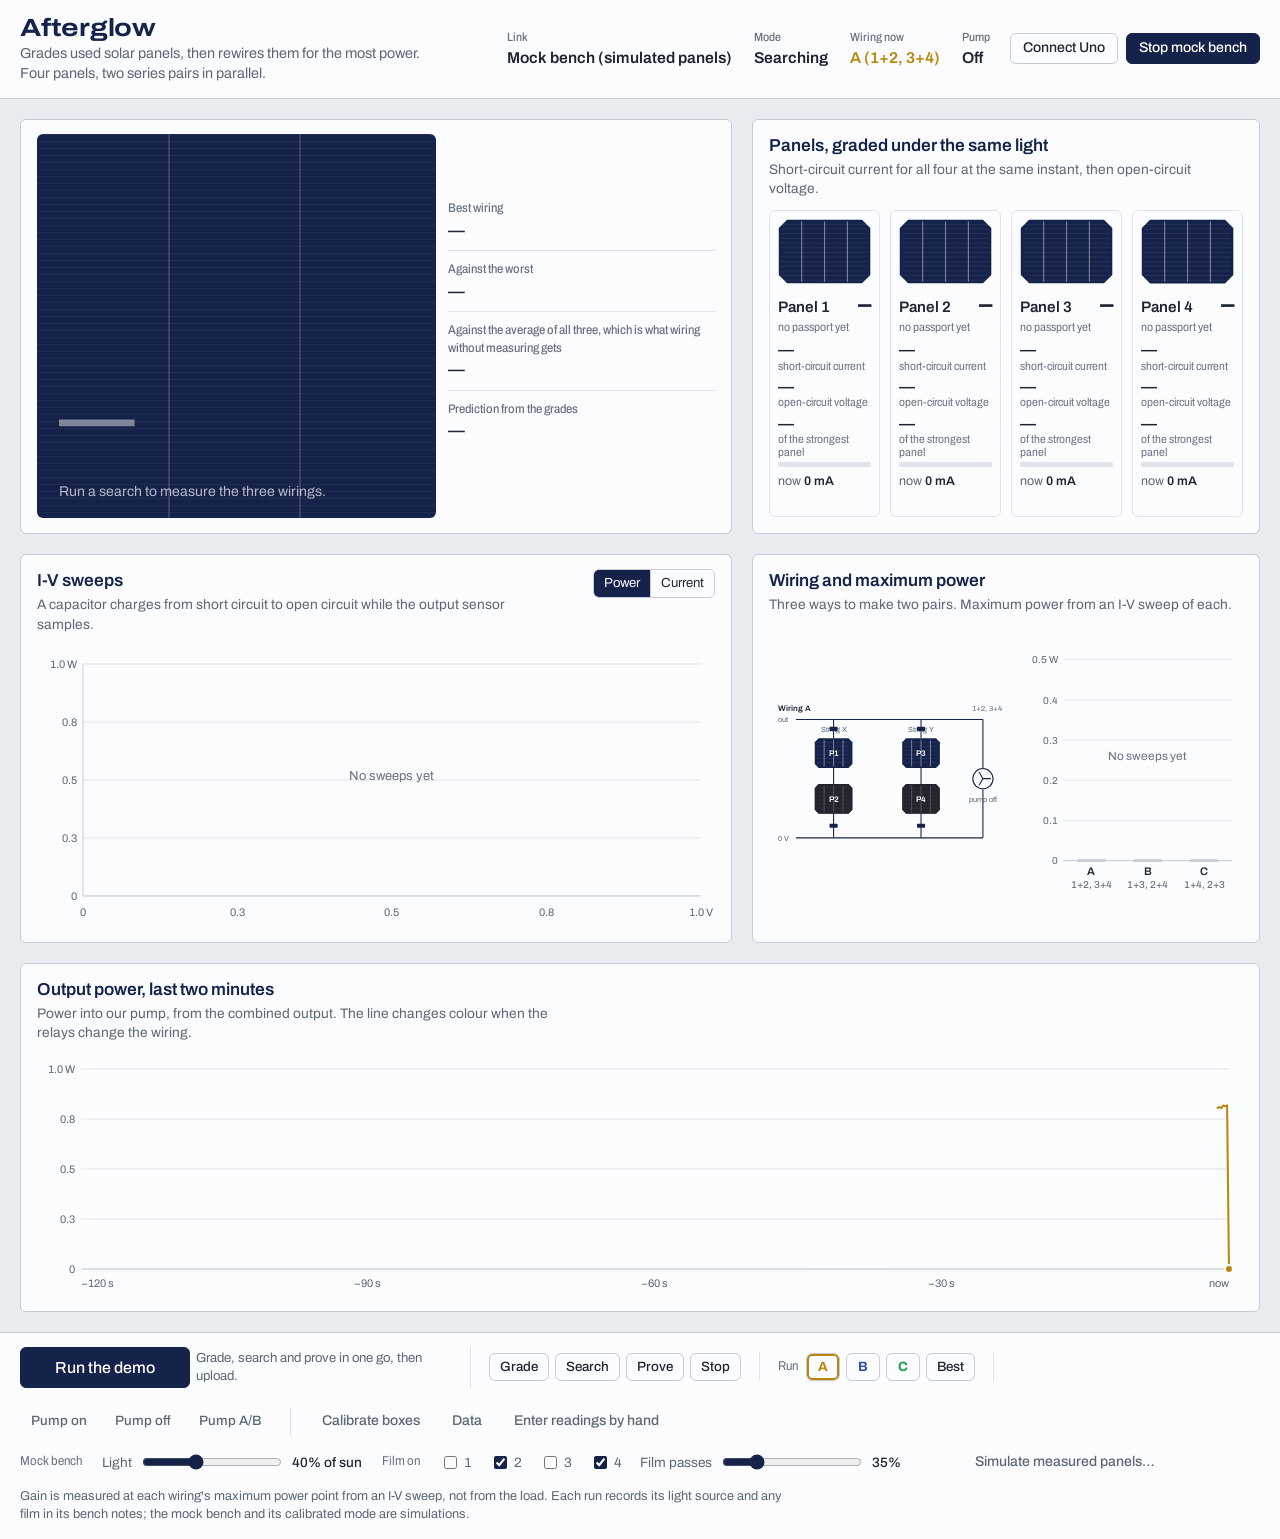
<file: dashboard/index.html>
<!doctype html>
<html lang="en">
<head>
  <meta charset="utf-8">
  <meta name="viewport" content="width=device-width, initial-scale=1">
  <title>Afterglow bench</title>
  <meta name="description" content="Grades used solar panels and rewires them for the most power. Live bench dashboard.">
  <link rel="stylesheet" href="css/style.css">
  <link rel="stylesheet" href="css/motion.css">
</head>
<body data-conn="none">
  <header class="plate">
    <div class="plate__name">
      <h1>Afterglow</h1>
      <p>Grades used solar panels, then rewires them for the most power. Four panels, two series pairs in parallel.</p>
    </div>
    <div class="plate__state" aria-live="polite">
      <div class="readout">
        <span class="readout__label">Link</span>
        <span class="readout__value" id="conn-text">Not connected</span>
      </div>
      <div class="readout">
        <span class="readout__label">Mode</span>
        <span class="readout__value" id="mode-text">Idle</span>
      </div>
      <div class="readout">
        <span class="readout__label">Wiring now</span>
        <span class="readout__value" id="pairing-text">—</span>
      </div>
      <div class="readout">
        <span class="readout__label" id="pump-label">Pump</span>
        <span class="readout__value" id="pump-text">—</span>
      </div>
    </div>
    <div class="plate__links">
      <button type="button" class="btn" id="btn-connect">Connect Uno</button>
      <button type="button" class="btn btn--quiet" id="btn-mock">Use mock bench</button>
      <button type="button" class="btn btn--quiet" id="btn-replay" hidden>Replay recording</button>
      <button type="button" class="btn" id="btn-rec-stop" hidden>Stop playback</button>
    </div>
  </header>

  <main class="bench">
    <section class="gain" aria-labelledby="gain-title">
      <h2 id="gain-title" class="visually-hidden">Measured gain</h2>
      <div class="gain__block">
        <div class="gain__number" id="gain-number">—</div>
        <div class="gain__ci" id="gain-ci"></div>
        <div class="gain__sub" id="gain-sub">Run a search to measure the three wirings.</div>
      </div>
      <dl class="gain__facts">
        <div><dt>Best wiring</dt><dd id="fact-best">—</dd></div>
        <div><dt>Against the worst</dt><dd id="fact-worst">—</dd></div>
        <div><dt>Against the average of all three, which is what wiring without measuring gets</dt><dd id="fact-avg">—</dd></div>
        <div><dt>Prediction from the grades</dt><dd id="fact-pred">—</dd></div>
      </dl>
    </section>

    <section class="panels" aria-labelledby="panels-title">
      <div class="section-head">
        <h2 id="panels-title">Panels, graded under the same light</h2>
        <p id="panels-note" data-manual="Typed in from multimeter readings, not measured by the bench. Scores compare the four with each other.">Short-circuit current for all four at the same instant, then open-circuit voltage.</p>
      </div>
      <div class="panel-row" id="panel-row"></div>
    </section>

    <section class="trace" aria-labelledby="trace-title">
      <div class="section-head">
        <h2 id="trace-title">Output power, last two minutes</h2>
        <p id="trace-note">Power into our pump, from the combined output. The line changes colour when the relays change the wiring.</p>
      </div>
      <div class="chart" id="trace-chart"></div>
    </section>

    <section class="wiring" aria-labelledby="wiring-title">
      <div class="section-head">
        <h2 id="wiring-title">Wiring and maximum power</h2>
        <p data-manual="Three ways to make two pairs. Maximum power measured by hand for each, if it was entered.">Three ways to make two pairs. Maximum power from an I-V sweep of each.</p>
      </div>
      <div class="wiring__grid">
        <div class="chart chart--diagram" id="wiring-diagram"></div>
        <div class="chart" id="bars-chart"></div>
      </div>
    </section>

    <section class="curves" aria-labelledby="curves-title">
      <div class="section-head section-head--row">
        <div>
          <h2 id="curves-title">I-V sweeps</h2>
          <p>A capacitor charges from short circuit to open circuit while the output sensor samples.</p>
        </div>
        <div class="seg" role="group" aria-label="Curve type">
          <button type="button" class="seg__btn is-on" data-curve="pv">Power</button>
          <button type="button" class="seg__btn" data-curve="iv">Current</button>
        </div>
      </div>
      <div class="chart" id="curves-chart"></div>
    </section>
  </main>

  <footer class="deck">
    <div class="deck__row">
      <div class="deck__group" aria-label="Demo">
        <button type="button" class="btn btn--primary btn--demo" id="btn-demo">Run the demo</button>
        <span class="deck__status" id="deck-status"></span>
      </div>
      <div class="deck__group" aria-label="Measure">
        <button type="button" class="btn" data-cmd="GRADE">Grade</button>
        <button type="button" class="btn" data-cmd="SEARCH">Search</button>
        <button type="button" class="btn" data-cmd="PROOF">Prove</button>
        <button type="button" class="btn" data-cmd="STOP">Stop</button>
      </div>
      <div class="deck__group" aria-label="Wiring">
        <span class="deck__label">Run</span>
        <button type="button" class="btn btn--pair" data-cmd="RUN A" data-pair="A">A</button>
        <button type="button" class="btn btn--pair" data-cmd="RUN B" data-pair="B">B</button>
        <button type="button" class="btn btn--pair" data-cmd="RUN C" data-pair="C">C</button>
        <button type="button" class="btn" data-cmd="RUN BEST">Best</button>
      </div>
      <div class="deck__group" aria-label="Pump">
        <button type="button" class="btn" data-cmd="PUMP ON">Pump on</button>
        <button type="button" class="btn" data-cmd="PUMP OFF">Pump off</button>
        <button type="button" class="btn" data-cmd="PUMPPROOF">Pump A/B</button>
      </div>
      <div class="deck__group" aria-label="Calibration">
        <button type="button" class="btn btn--quiet" id="btn-cal">Calibrate boxes</button>
        <button type="button" class="btn btn--quiet" id="btn-data">Data</button>
        <button type="button" class="btn btn--quiet" id="btn-manual">Enter readings by hand</button>
      </div>
    </div>

    <div class="deck__row deck__row--mock" id="mock-bench" hidden>
      <span class="deck__label">Mock bench</span>
      <label class="field">Light <input type="range" id="mock-light" min="0.05" max="1" step="0.05" value="0.4"><output id="mock-light-out">40% of sun</output></label>
      <span class="deck__label">Film on</span>
      <label class="check"><input type="checkbox" data-film="1"> 1</label>
      <label class="check"><input type="checkbox" data-film="2" checked> 2</label>
      <label class="check"><input type="checkbox" data-film="3"> 3</label>
      <label class="check"><input type="checkbox" data-film="4" checked> 4</label>
      <label class="field">Film passes <input type="range" id="mock-film" min="0.2" max="0.9" step="0.05" value="0.35"><output id="mock-film-out">35%</output></label>
      <button type="button" class="btn btn--quiet" id="btn-calib">Simulate measured panels…</button>
    </div>

    <p class="deck__note" data-manual="These readings were typed in by hand from a multimeter; the bench measured nothing. No I-V sweep and no proof cycles, so there is no confidence interval.">Gain is measured at each wiring's maximum power point from an I-V sweep, not from the load. Each run records its light source and any film in its bench notes; the mock bench and its calibrated mode are simulations.</p>
  </footer>

  <div class="tip" id="tip" hidden></div>

  <dialog class="sheet" id="cal-sheet">
    <form method="dialog">
      <h2>Calibrate the lamp boxes</h2>
      <p>Put the clear reference panel (panel 1) in each box in turn and measure it. The factors even out box-to-box lamp differences.</p>
      <ol class="cal-steps" id="cal-steps">
        <li>Box 1 <button type="button" class="btn" data-cmd="CAL 1">Measure</button> <span data-cal="1">—</span></li>
        <li>Box 2 <button type="button" class="btn" data-cmd="CAL 2">Measure</button> <span data-cal="2">—</span></li>
        <li>Box 3 <button type="button" class="btn" data-cmd="CAL 3">Measure</button> <span data-cal="3">—</span></li>
        <li>Box 4 <button type="button" class="btn" data-cmd="CAL 4">Measure</button> <span data-cal="4">—</span></li>
      </ol>
      <p id="cal-factors">Factors: 1.00, 1.00, 1.00, 1.00</p>
      <div class="sheet__actions">
        <button type="button" class="btn" data-cmd="CALRESET">Reset</button>
        <button type="button" class="btn btn--primary" data-cmd="CALSAVE">Save factors</button>
        <button type="submit" class="btn btn--quiet">Close</button>
      </div>
    </form>
  </dialog>

  <dialog class="sheet sheet--wide" id="data-sheet">
    <form method="dialog">
      <h2>Data and passports</h2>
      <p>Each physical panel keeps its passport ID across runs; change an ID when you swap a panel in. A run is one grade plus the search and proof that follow it.</p>
      <div class="passport-grid">
        <label>Panel 1 <input data-passport="1" spellcheck="false"></label>
        <label>Panel 2 <input data-passport="2" spellcheck="false"></label>
        <label>Panel 3 <input data-passport="3" spellcheck="false"></label>
        <label>Panel 4 <input data-passport="4" spellcheck="false"></label>
      </div>
      <label class="field field--wide">Bench notes <input id="bench-notes" placeholder="lamp boxes, 35% film on panels 2 and 4"></label>
      <label class="field field--wide">The array powers <select id="load-kind"><option value="pump">the pump</option><option value="fan">a fan</option><option value="resistor">a load resistor</option><option value="none">nothing (measurement only)</option></select></label>
      <label class="field field--wide">Upload to <input id="upload-url" placeholder="empty = this laptop's server (tools/serve.py), or a full https://…/api/runs address" spellcheck="false"></label>
      <label class="check" style="margin-top:10px"><input type="checkbox" id="auto-upload" checked> Upload automatically when a proof finishes</label>
      <p id="run-line">No run yet. Press Grade or Search.</p>
      <div class="sheet__actions">
        <button type="button" class="btn btn--primary" id="btn-export-passports">Export passports (JSON)</button>
        <button type="button" class="btn" id="btn-upload">Upload run</button>
        <span class="sheet__status" id="upload-status"></span>
      </div>
      <div class="sheet__actions">
        <button type="button" class="btn btn--quiet" id="btn-dl-jsonl">Download all messages (JSONL)</button>
        <button type="button" class="btn btn--quiet" id="btn-dl-csv">Download live power (CSV)</button>
        <button type="submit" class="btn btn--quiet">Close</button>
      </div>
      <div class="sheet__actions playback">
        <label class="btn" id="rec-pick">Play a recording…<input type="file" id="rec-file" accept=".log,.jsonl,.txt,.json" class="visually-hidden"></label>
        <label class="field">Speed
          <select id="rec-speed">
            <option value="1">1×</option>
            <option value="4" selected>4×</option>
            <option value="0">As fast as possible</option>
          </select>
        </label>
        <span class="sheet__status" id="rec-status">A capture from tools/capture.py, a messages download (JSONL) or an exported run (JSON). It plays through the same serial parser as the board and is labelled as a recording, never as live.</span>
      </div>
      <table class="table" id="data-table">
        <thead><tr><th>Time</th><th>Type</th><th>Summary</th></tr></thead>
        <tbody></tbody>
      </table>
    </form>
  </dialog>

  <dialog class="sheet sheet--wide" id="manual-sheet">
    <form method="dialog" id="manual-form" novalidate>
      <h2>Enter readings by hand</h2>
      <p>For when the bench can't measure: type multimeter readings for each panel, taken under the same light, one right after another. The dashboard grades them with the firmware's own rules and makes passports marked as hand-entered. This ends the mock bench or the Uno link.</p>
      <div class="manual-grid">
        <span></span><span>Short-circuit current, mA</span><span>Open-circuit voltage, V</span>
        <label for="m-isc-1">Panel 1</label><input id="m-isc-1" data-field="isc-1" aria-label="Panel 1 short-circuit current, mA" inputmode="decimal" autocomplete="off"><input id="m-voc-1" data-field="voc-1" inputmode="decimal" autocomplete="off" aria-label="Panel 1 open-circuit voltage, V">
        <label for="m-isc-2">Panel 2</label><input id="m-isc-2" data-field="isc-2" aria-label="Panel 2 short-circuit current, mA" inputmode="decimal" autocomplete="off"><input id="m-voc-2" data-field="voc-2" inputmode="decimal" autocomplete="off" aria-label="Panel 2 open-circuit voltage, V">
        <label for="m-isc-3">Panel 3</label><input id="m-isc-3" data-field="isc-3" aria-label="Panel 3 short-circuit current, mA" inputmode="decimal" autocomplete="off"><input id="m-voc-3" data-field="voc-3" inputmode="decimal" autocomplete="off" aria-label="Panel 3 open-circuit voltage, V">
        <label for="m-isc-4">Panel 4</label><input id="m-isc-4" data-field="isc-4" aria-label="Panel 4 short-circuit current, mA" inputmode="decimal" autocomplete="off"><input id="m-voc-4" data-field="voc-4" inputmode="decimal" autocomplete="off" aria-label="Panel 4 open-circuit voltage, V">
      </div>
      <p>Optional: maximum power of each wiring, measured by hand. Enter all three or none.</p>
      <div class="manual-grid manual-grid--pairs">
        <label for="m-pmax-A">Wiring <b class="pair-A">A</b> (1+2, 3+4), W</label><input id="m-pmax-A" data-field="pmax-A" inputmode="decimal" autocomplete="off">
        <label for="m-pmax-B">Wiring <b class="pair-B">B</b> (1+3, 2+4), W</label><input id="m-pmax-B" data-field="pmax-B" inputmode="decimal" autocomplete="off">
        <label for="m-pmax-C">Wiring <b class="pair-C">C</b> (1+4, 2+3), W</label><input id="m-pmax-C" data-field="pmax-C" inputmode="decimal" autocomplete="off">
      </div>
      <label class="field field--wide">Bench note <input id="manual-note" placeholder="outdoors, Sat 3 PM, sun" autocomplete="off"></label>
      <p class="manual-saved">Saved with the run as: <span id="manual-saved"></span></p>
      <ul class="manual-errors" id="manual-errors" aria-live="polite"></ul>
      <div class="sheet__actions">
        <button type="button" class="btn btn--primary" id="btn-manual-use">Use these readings</button>
        <button type="submit" class="btn btn--quiet">Cancel</button>
      </div>
    </form>
  </dialog>

  <script type="module" src="js/app.js"></script>
</body>
</html>
</file>
<file: dashboard/css/style.css>
/* Second String dashboard. One family (Archivo variable), flat instrument surfaces, cells as the recurring glyph. */

@font-face {
  font-family: "Archivo";
  src: url("../vendor/fonts/Archivo-Variable.ttf") format("truetype");
  font-weight: 100 900;
  font-stretch: 62% 125%;
  font-style: normal;
  font-display: swap;
}
@font-face {
  font-family: "Archivo";
  src: url("../vendor/fonts/Archivo-Italic-Variable.ttf") format("truetype");
  font-weight: 100 900;
  font-stretch: 62% 125%;
  font-style: italic;
  font-display: swap;
}

:root {
  --cell: #15224a;       /* silicon cell navy */
  --cell-deep: #0e1838;
  --ink: #1d2433;
  --ink-2: #5b6677;
  --ink-3: #8a93a3;
  --busbar: #c6ccd6;     /* silver rules and gridlines */
  --busbar-2: #e0e4ea;
  --page: #e8ecf1;       /* backsheet */
  --surface: #fbfcfd;
  --sun: #f2b705;        /* gain numeral on navy */
  --pair-a: #b8860b;
  --pair-b: #2f55a4;
  --pair-c: #1f9e4a;
  --film: rgba(52, 38, 22, 0.55);
  --alert: #b3261e;
  --focus: #2f55a4;

  --radius: 3px;
  --gutter: 20px;
  --font: "Archivo", "Helvetica Neue", Arial, sans-serif;
}

* { box-sizing: border-box; }
html { height: 100%; }
body {
  margin: 0;
  min-height: 100%;
  background: var(--page);
  color: var(--ink);
  font-family: var(--font);
  font-size: 15px;
  line-height: 1.4;
  font-variant-numeric: tabular-nums;
  display: grid;
  grid-template-rows: auto 1fr auto;
  grid-template-columns: minmax(0, 1fr);
}
h1, h2, h3, p, dl, dd, dt, ol { margin: 0; }
button { font: inherit; color: inherit; }
:focus-visible { outline: 2px solid var(--focus); outline-offset: 2px; }
.visually-hidden { position: absolute; width: 1px; height: 1px; overflow: hidden; clip: rect(0 0 0 0); }

/* Nameplate */
.plate {
  display: grid;
  grid-template-columns: minmax(280px, 1.2fr) auto auto;
  gap: var(--gutter);
  align-items: center;
  padding: 14px var(--gutter);
  background: var(--surface);
  border-bottom: 1px solid var(--busbar);
}
.plate h1 {
  font-size: 1.55rem;
  font-weight: 700;
  font-stretch: 118%;
  letter-spacing: -0.01em;
  color: var(--cell);
  line-height: 1.1;
}
.plate__name p { color: var(--ink-2); font-size: 0.9rem; margin-top: 2px; max-width: 52ch; }
.plate__state { display: flex; gap: 22px; }
.readout { display: grid; gap: 1px; }
.readout__label { font-size: 0.74rem; font-stretch: 88%; font-weight: 500; color: var(--ink-3); }
.readout__value { font-size: 0.98rem; font-weight: 600; color: var(--ink); white-space: nowrap; }
.readout__value[data-pair="A"] { color: var(--pair-a); }
.readout__value[data-pair="B"] { color: var(--pair-b); }
.readout__value[data-pair="C"] { color: var(--pair-c); }
.plate__links { display: flex; gap: 8px; justify-self: end; }
body[data-conn="serial"] #btn-connect { background: var(--cell); color: #fff; border-color: var(--cell); }
body[data-conn="mock"] #btn-mock { background: var(--cell); color: #fff; border-color: var(--cell); }

/* Bench grid */
.bench {
  display: grid;
  grid-template-columns: 7fr 5fr;
  grid-template-areas:
    "gain panels"
    "trace wiring"
    "trace curves";
  grid-template-rows: auto auto 1fr;
  gap: var(--gutter);
  padding: var(--gutter);
}
.gain { grid-area: gain; }
.panels { grid-area: panels; }
.trace { grid-area: trace; }
.wiring { grid-area: wiring; }
.curves { grid-area: curves; }

.bench > section {
  background: var(--surface);
  border: 1px solid var(--busbar);
  border-radius: var(--radius);
  padding: 14px 16px 16px;
  display: flex;
  flex-direction: column;
  gap: 12px;
  min-width: 0;
}
.section-head h2 { font-size: 1rem; font-weight: 600; color: var(--cell); }
.section-head p { color: var(--ink-2); font-size: 0.86rem; margin-top: 2px; max-width: 64ch; }
.section-head--row { display: flex; justify-content: space-between; align-items: flex-start; gap: 12px; }

/* Gain block: the one bold thing */
.gain { display: grid !important; grid-template-columns: minmax(300px, 3fr) 2fr; gap: 16px; align-items: stretch; }
.gain__block {
  background: var(--cell);
  color: #fff;
  border-radius: var(--radius);
  padding: 18px 22px 16px;
  display: flex;
  flex-direction: column;
  justify-content: flex-end;
  min-height: 190px;
  position: relative;
  overflow: hidden;
  container-type: inline-size;
}
.gain__block::before {
  /* busbars, as on a cell */
  content: "";
  position: absolute;
  inset: 0;
  background:
    linear-gradient(90deg, transparent calc(33% - 1px), rgba(255,255,255,0.14) calc(33% - 1px), rgba(255,255,255,0.14) calc(33% + 1px), transparent calc(33% + 1px)),
    linear-gradient(90deg, transparent calc(66% - 1px), rgba(255,255,255,0.14) calc(66% - 1px), rgba(255,255,255,0.14) calc(66% + 1px), transparent calc(66% + 1px)),
    repeating-linear-gradient(180deg, rgba(255,255,255,0.045) 0 1px, transparent 1px 7px);
  pointer-events: none;
}
.gain__number {
  position: relative;
  font-size: clamp(3rem, 19cqw, 7rem);
  font-weight: 600;
  font-stretch: 112%;
  line-height: 0.92;
  letter-spacing: -0.03em;
  color: var(--sun);
}
.gain__number.is-empty { color: rgba(255,255,255,0.45); }
.gain__ci { position: relative; font-size: 1.05rem; color: rgba(255,255,255,0.86); margin-top: 8px; min-height: 1.3em; }
.gain__sub { position: relative; font-size: 0.88rem; color: rgba(255,255,255,0.68); margin-top: 2px; }
.gain__facts { display: grid; gap: 10px; align-content: center; }
.gain__facts div { display: grid; gap: 1px; padding-bottom: 8px; border-bottom: 1px solid var(--busbar-2); }
.gain__facts div:last-child { border-bottom: 0; }
.gain__facts dt { font-size: 0.78rem; font-stretch: 88%; font-weight: 500; color: var(--ink-3); }
.gain__facts dd { font-size: 1.05rem; font-weight: 600; }
.gain__facts dd[data-pair="A"] { color: var(--pair-a); }
.gain__facts dd[data-pair="B"] { color: var(--pair-b); }
.gain__facts dd[data-pair="C"] { color: var(--pair-c); }

/* Panels as cells */
.panel-row { display: grid; grid-template-columns: repeat(4, 1fr); gap: 10px; }
.panel {
  display: grid;
  grid-template-rows: auto auto;
  gap: 8px;
  padding: 8px 8px 10px;
  border: 1px solid var(--busbar-2);
  border-radius: var(--radius);
  min-width: 0;
}
.panel.is-flagged { border-color: var(--pair-a); }
.panel__cell { width: 100%; height: auto; display: block; }
.panel__head { display: flex; justify-content: space-between; align-items: baseline; }
.panel__name { font-weight: 600; font-size: 0.95rem; }
.panel__grade { font-weight: 700; font-size: 1.5rem; line-height: 1; font-stretch: 112%; }
.panel__grade.g-A { color: var(--cell); }
.panel__grade.g-B { color: var(--ink-2); }
.panel__grade.g-C { color: var(--ink-3); }
.panel__rows { display: grid; gap: 5px; margin-top: 6px; }
.panel__rows div { display: grid; gap: 0; line-height: 1.15; }
.panel__rows .v { font-weight: 600; font-size: 1rem; }
.panel__rows .k { color: var(--ink-3); font-size: 0.72rem; font-stretch: 88%; }
.panel__score { height: 5px; background: var(--busbar-2); border-radius: 2px; overflow: hidden; margin-top: 3px; }
.panel__score i { display: block; height: 100%; background: var(--cell); width: 0; transition: width 400ms ease-out; }
.panel__now { font-size: 0.78rem; color: var(--ink-2); margin-top: 6px; }
.panel__now b { font-weight: 600; color: var(--ink); }
.panel__flags { font-size: 0.76rem; color: var(--ink-2); min-height: 1.1em; margin-top: 2px; line-height: 1.2; }

/* Charts */
.chart { position: relative; min-height: 220px; flex: 1; }
.chart svg { display: block; width: 100%; height: 100%; }
.chart text { font-family: var(--font); fill: var(--ink-2); font-size: 11px; }
.chart .axis line { stroke: var(--busbar); }
.chart .grid line { stroke: var(--busbar-2); }
.chart .series { fill: none; stroke-width: 2; stroke-linejoin: round; stroke-linecap: round; }
.chart .series--A { stroke: var(--pair-a); }
.chart .series--B { stroke: var(--pair-b); }
.chart .series--C { stroke: var(--pair-c); }
.chart .fill--A { fill: var(--pair-a); }
.chart .fill--B { fill: var(--pair-b); }
.chart .fill--C { fill: var(--pair-c); }
.chart .label { fill: var(--ink); font-weight: 600; font-size: 12px; }
.chart .label--muted { fill: var(--ink-3); font-weight: 500; }
.chart .marker { stroke: var(--surface); stroke-width: 2; }
.chart .empty { fill: var(--ink-3); font-size: 13px; }
.chart .crosshair { stroke: var(--ink-3); stroke-dasharray: 2 3; }
.chart--diagram { min-height: 220px; }
.chart .wire { stroke: var(--cell); stroke-width: 1.6; fill: none; }
.chart .wire--off { stroke: var(--busbar); }
.chart .node { fill: var(--cell); }
.chart .cell-name { fill: #fff; font-weight: 600; font-size: 12px; }
.chart .diagram-label { fill: var(--ink-2); font-size: 11px; }
.chart .pump-ring { fill: none; stroke: var(--cell); stroke-width: 1.6; }
.chart .pump-vane { stroke: var(--cell); stroke-width: 1.6; stroke-linecap: round; transform-origin: center; transform-box: fill-box; }
.chart .pump-vane.is-spinning { animation: spin var(--spin, 1.2s) linear infinite; }
@keyframes spin { to { transform: rotate(360deg); } }
.legend { display: flex; gap: 14px; flex-wrap: wrap; font-size: 0.8rem; color: var(--ink-2); }
.legend i { display: inline-block; width: 14px; height: 3px; vertical-align: middle; margin-right: 5px; border-radius: 2px; }
.legend i.A { background: var(--pair-a); } .legend i.B { background: var(--pair-b); } .legend i.C { background: var(--pair-c); }
.wiring__grid { display: grid; grid-template-columns: 1.1fr 1fr; gap: 12px; flex: 1; }

.seg { display: inline-flex; flex-shrink: 0; border: 1px solid var(--busbar); border-radius: var(--radius); overflow: hidden; }
.seg__btn { background: var(--surface); border: 0; padding: 4px 10px; font-size: 0.82rem; cursor: pointer; }
.seg__btn + .seg__btn { border-left: 1px solid var(--busbar); }
.seg__btn.is-on { background: var(--cell); color: #fff; }

/* Tooltip */
.tip {
  position: fixed;
  z-index: 10;
  pointer-events: none;
  background: var(--ink);
  color: #fff;
  font-size: 0.78rem;
  padding: 5px 8px;
  border-radius: var(--radius);
  white-space: nowrap;
}

/* Control deck */
.deck {
  background: var(--surface);
  border-top: 1px solid var(--busbar);
  padding: 12px var(--gutter) 14px;
  display: grid;
  gap: 10px;
}
.deck__row { display: flex; flex-wrap: wrap; gap: 18px; align-items: center; }
.deck__row[hidden] { display: none; }
.deck__group { display: flex; gap: 6px; align-items: center; padding-right: 18px; border-right: 1px solid var(--busbar-2); }
.deck__group:last-child { border-right: 0; }
.deck__label { font-size: 0.8rem; color: var(--ink-3); font-stretch: 88%; margin-right: 2px; }
.deck__note { font-size: 0.8rem; color: var(--ink-2); max-width: 110ch; }
.deck__status { font-size: 0.82rem; color: var(--ink-2); max-width: 32ch; }
.deck__status.is-bad { color: var(--alert); }
.btn--demo { min-width: 150px; }
.btn--demo.is-running { background: var(--surface); color: var(--cell); border-color: var(--cell); }
.deck__row--mock { font-size: 0.85rem; color: var(--ink-2); }
.field { display: inline-flex; align-items: center; gap: 8px; }
.field input[type="range"] { width: 140px; accent-color: var(--cell); }
.field output { min-width: 9ch; font-weight: 500; color: var(--ink); }
.check { display: inline-flex; align-items: center; gap: 4px; }
.check input { accent-color: var(--cell); }

.btn {
  background: var(--surface);
  border: 1px solid var(--busbar);
  border-radius: var(--radius);
  padding: 6px 12px;
  font-size: 0.88rem;
  font-weight: 500;
  cursor: pointer;
  line-height: 1.2;
}
.btn:hover { border-color: var(--ink-3); }
.btn:active { transform: translateY(1px); }
.btn:disabled { opacity: 0.45; cursor: not-allowed; }
.btn--primary { background: var(--cell); color: #fff; border-color: var(--cell); }
.btn--primary:hover { background: var(--cell-deep); }
.btn--quiet { border-color: transparent; color: var(--ink-2); }
.btn--quiet:hover { border-color: var(--busbar); }
.btn--pair { min-width: 34px; font-weight: 700; }
.btn--pair[data-pair="A"] { color: var(--pair-a); }
.btn--pair[data-pair="B"] { color: var(--pair-b); }
.btn--pair[data-pair="C"] { color: var(--pair-c); }
.btn--pair.is-active { box-shadow: inset 0 0 0 2px currentColor; }

/* Sheets */
.sheet { border: 1px solid var(--busbar); border-radius: var(--radius); padding: 18px 20px; max-width: 520px; width: calc(100vw - 40px); color: var(--ink); font-family: var(--font); }
.sheet--wide { max-width: 900px; }
.sheet::backdrop { background: rgba(21, 34, 74, 0.35); }
.sheet h2 { font-size: 1.05rem; color: var(--cell); margin-bottom: 4px; }
.sheet p { color: var(--ink-2); font-size: 0.9rem; }
.sheet__actions { display: flex; gap: 8px; margin: 14px 0 10px; flex-wrap: wrap; }
.cal-steps { padding-left: 1.2em; margin: 12px 0; display: grid; gap: 6px; }
.cal-steps li { display: flex; gap: 10px; align-items: center; }
.cal-steps span { color: var(--ink-2); font-size: 0.9rem; }
.passport-grid { display: grid; grid-template-columns: repeat(4, 1fr); gap: 8px; margin: 12px 0 8px; }
.passport-grid label, .field--wide { display: grid; gap: 3px; font-size: 0.78rem; color: var(--ink-3); font-stretch: 88%; }
.field--wide { margin-top: 8px; }
.passport-grid input, .field--wide input {
  font: inherit; font-stretch: 100%; font-size: 0.9rem; color: var(--ink);
  border: 1px solid var(--busbar); border-radius: var(--radius); padding: 5px 8px; background: var(--surface);
}
#run-line { margin-top: 10px; font-size: 0.85rem; }
.sheet__status { font-size: 0.85rem; color: var(--ink-2); align-self: center; }
.sheet__status.is-bad { color: var(--alert); }
.panel__id { font-size: 0.74rem; color: var(--ink-3); font-stretch: 88%; }
/* hand-entry sheet: a label column, then one or two number columns */
.manual-grid { display: grid; grid-template-columns: max-content minmax(0, 12rem) minmax(0, 12rem); gap: 6px 10px; align-items: center; margin: 12px 0 10px; }
.manual-grid--pairs { grid-template-columns: max-content minmax(0, 12rem); }
.manual-grid > span { font-size: 0.78rem; color: var(--ink-3); font-stretch: 88%; }
.manual-grid label { font-size: 0.9rem; color: var(--ink-2); }
.manual-grid input {
  font: inherit; font-size: 0.9rem; color: var(--ink); font-variant-numeric: tabular-nums;
  border: 1px solid var(--busbar); border-radius: var(--radius); padding: 5px 8px; background: var(--surface); min-width: 0;
}
.manual-grid input[aria-invalid="true"] { border-color: var(--alert); }
.manual-grid .pair-A { color: var(--pair-a); } .manual-grid .pair-B { color: var(--pair-b); } .manual-grid .pair-C { color: var(--pair-c); }
.sheet p.manual-saved { font-size: 0.82rem; margin-top: 6px; }
#manual-saved { color: var(--ink); }
.manual-errors { list-style: none; padding: 0; margin: 10px 0 0; color: var(--alert); font-size: 0.85rem; display: grid; gap: 3px; }

.table { width: 100%; border-collapse: collapse; font-size: 0.82rem; max-height: 50vh; display: block; overflow: auto; }
.table th, .table td { text-align: left; padding: 4px 8px; border-bottom: 1px solid var(--busbar-2); vertical-align: top; }
.table th { color: var(--ink-3); font-weight: 500; position: sticky; top: 0; background: var(--surface); }
.table td:first-child { white-space: nowrap; color: var(--ink-2); }

@media (prefers-reduced-motion: reduce) {
  .chart .pump-vane.is-spinning { animation: none; }
  .panel__score i { transition: none; }
}

@media (max-width: 1100px) {
  .plate { grid-template-columns: 1fr; }
  .plate__links { justify-self: start; }
  .bench { grid-template-columns: 1fr; grid-template-areas: "gain" "panels" "wiring" "trace" "curves"; grid-template-rows: auto; }
  .gain { grid-template-columns: 1fr; }
}
@media (max-width: 640px) {
  :root { --gutter: 16px; }
  .passport-grid { grid-template-columns: repeat(2, 1fr); }
  .plate__state { flex-wrap: wrap; gap: 8px 16px; }
  .readout__value { white-space: normal; }
  .deck__group { border-right: 0; padding-right: 0; flex-wrap: wrap; }
  .panel-row { grid-template-columns: repeat(2, 1fr); }
  .wiring__grid { grid-template-columns: 1fr; }
  .gain__number { font-size: 3.6rem; }
}

/* ---------- UI refresh (look only: no markup, script or protocol changes) ----------
   One obvious action, quieter secondary controls, readable labels, and the two-minute power trace
   moved to a full-width band under the sweeps instead of a tall empty column. */
:root { --ink-3: #687184; --radius: 6px; }
.bench {
  grid-template-areas:
    "gain panels"
    "curves wiring"
    "trace trace";
  grid-template-rows: auto auto auto;
}
.trace .chart { min-height: 240px; flex: none; height: 240px; }
.curves .chart { min-height: 280px; }
.section-head h2 { font-size: 1.08rem; }
.readout__label, .gain__facts dt, .panel__rows .k, .deck__label { color: var(--ink-3); }
/* hovering the button while the demo runs turned it navy on navy (.btn--primary:hover); keep its text readable */
.btn--demo.is-running:hover { background: var(--page); color: var(--cell); border-color: var(--cell); }

/* control deck: Run the demo leads; the bench's manual controls step back */
.deck { padding: 14px var(--gutter) 16px; }
.btn--demo { font-size: 1rem; padding: 10px 20px; min-width: 170px; }
.deck__group[aria-label="Measure"] .btn,
.deck__group[aria-label="Wiring"] .btn,
.deck__group[aria-label="Pump"] .btn { font-size: 0.84rem; padding: 5px 10px; }
.deck__group[aria-label="Pump"] .btn { border-color: transparent; color: var(--ink-2); }
.deck__group[aria-label="Pump"] .btn:hover { border-color: var(--busbar); }

@media (max-width: 1100px) {
  .bench { grid-template-areas: "gain" "panels" "wiring" "curves" "trace"; }
}

/* Playing a recording (js/playback.js) */
.playback { align-items: center; border-top: 1px solid var(--busbar); padding-top: 12px; }
.playback .sheet__status { flex: 1 1 260px; }
#rec-pick:focus-within { outline: 2px solid var(--cell); outline-offset: 2px; }
#rec-speed { font: inherit; font-size: 0.88rem; color: var(--ink); border: 1px solid var(--busbar); border-radius: var(--radius); padding: 4px 6px; background: var(--surface); }
</file>
<file: dashboard/css/motion.css>
/* Second String dashboard: the motion layer. Loaded after style.css; layout and colour at rest are unchanged.
   The live trace redraws on every reading and gets no entrance. Charts that redraw only when data changes
   (bars, curves, wiring, the panel cards) grow or fade in once per change; readouts and the gain numeral
   cross-blur when their text changes (app.js adds .is-swapping). Transform/opacity/filter only. */

:root {
  --m-quick: 150ms;
  --m-fast: 250ms;
  --m-slow: 420ms;
  --m-hero: 520ms;
  --m-ease: cubic-bezier(0.22, 1, 0.36, 1);
}

/* controls */
.btn, .seg__btn, .check, .field input[type="range"] {
  transition: background-color var(--m-quick) ease, border-color var(--m-quick) ease, color var(--m-quick) ease, transform var(--m-quick) ease, box-shadow var(--m-quick) ease;
  -webkit-tap-highlight-color: transparent;
}

/* a value that changed cross-blurs into its new text */
@keyframes swap-soft {
  from { opacity: 0.15; filter: blur(2px); transform: translateY(3px); }
  to { opacity: 1; filter: blur(0); transform: none; }
}
.readout__value.is-swapping, .gain__facts dd.is-swapping, .gain__ci.is-swapping, .gain__sub.is-swapping, .btn--demo.is-swapping, .deck__status.is-swapping {
  animation: swap-soft var(--m-fast) ease-in-out both;
}
/* the gain numeral is the one bold thing on the screen: it lands rather than swaps */
@keyframes land {
  from { opacity: 0; filter: blur(6px); transform: translateY(14px) scale(0.97); }
  60% { filter: blur(0); }
  to { opacity: 1; transform: none; }
}
.gain__number.is-landing { animation: land var(--m-hero) var(--m-ease) both; }
.gain__number.is-swapping { animation: swap-soft var(--m-fast) ease-in-out both; }

/* panel cards redraw on each grade: they settle in left to right */
@keyframes settle {
  from { opacity: 0; transform: translateY(8px); }
  to { opacity: 1; transform: none; }
}
.panel { animation: settle var(--m-fast) var(--m-ease) both; }
.panel:nth-child(2) { animation-delay: 45ms; }
.panel:nth-child(3) { animation-delay: 90ms; }
.panel:nth-child(4) { animation-delay: 135ms; }

/* the maximum-power bars grow from the axis when a sweep or search lands */
@keyframes grow-bar {
  from { transform: scaleY(0); }
  to { transform: scaleY(1); }
}
@keyframes fade {
  from { opacity: 0; }
  to { opacity: 1; }
}
#bars-chart .bar { transform-box: fill-box; transform-origin: 50% 100%; animation: grow-bar var(--m-slow) var(--m-ease) both; }
#bars-chart .label, #bars-chart .label--muted { animation: fade var(--m-slow) ease both; animation-delay: 120ms; }

/* I-V curves and the wiring diagram fade in as a unit when they change */
#curves-chart .series, #curves-chart .marker, #curves-chart .label { animation: fade var(--m-slow) ease both; }
#curves-chart .marker, #curves-chart .label { animation-delay: 150ms; }
#wiring-diagram svg { animation: fade var(--m-fast) ease both; }

/* sheets open with a short scale-up; the tooltip appears rather than pops */
@keyframes sheet-in {
  from { opacity: 0; transform: scale(0.96); }
  to { opacity: 1; transform: none; }
}
@keyframes backdrop-in {
  from { opacity: 0; }
  to { opacity: 1; }
}
dialog.sheet[open] { animation: sheet-in var(--m-fast) var(--m-ease) both; }
dialog.sheet[open]::backdrop { animation: backdrop-in var(--m-fast) ease both; }
@keyframes tip-in {
  from { opacity: 0; transform: translateY(2px); }
  to { opacity: 1; transform: none; }
}
.tip:not([hidden]) { animation: tip-in var(--m-quick) ease both; }

@media (prefers-reduced-motion: reduce) {
  .readout__value.is-swapping, .gain__facts dd.is-swapping, .gain__ci.is-swapping, .gain__sub.is-swapping, .btn--demo.is-swapping, .deck__status.is-swapping,
  .gain__number.is-swapping, .gain__number.is-landing, .panel, #bars-chart .bar, #bars-chart .label, #bars-chart .label--muted,
  #curves-chart .series, #curves-chart .marker, #curves-chart .label, #wiring-diagram svg, dialog.sheet[open], dialog.sheet[open]::backdrop, .tip:not([hidden]) {
    animation: none;
  }
  .btn, .seg__btn { transition: none; }
}
</file>
